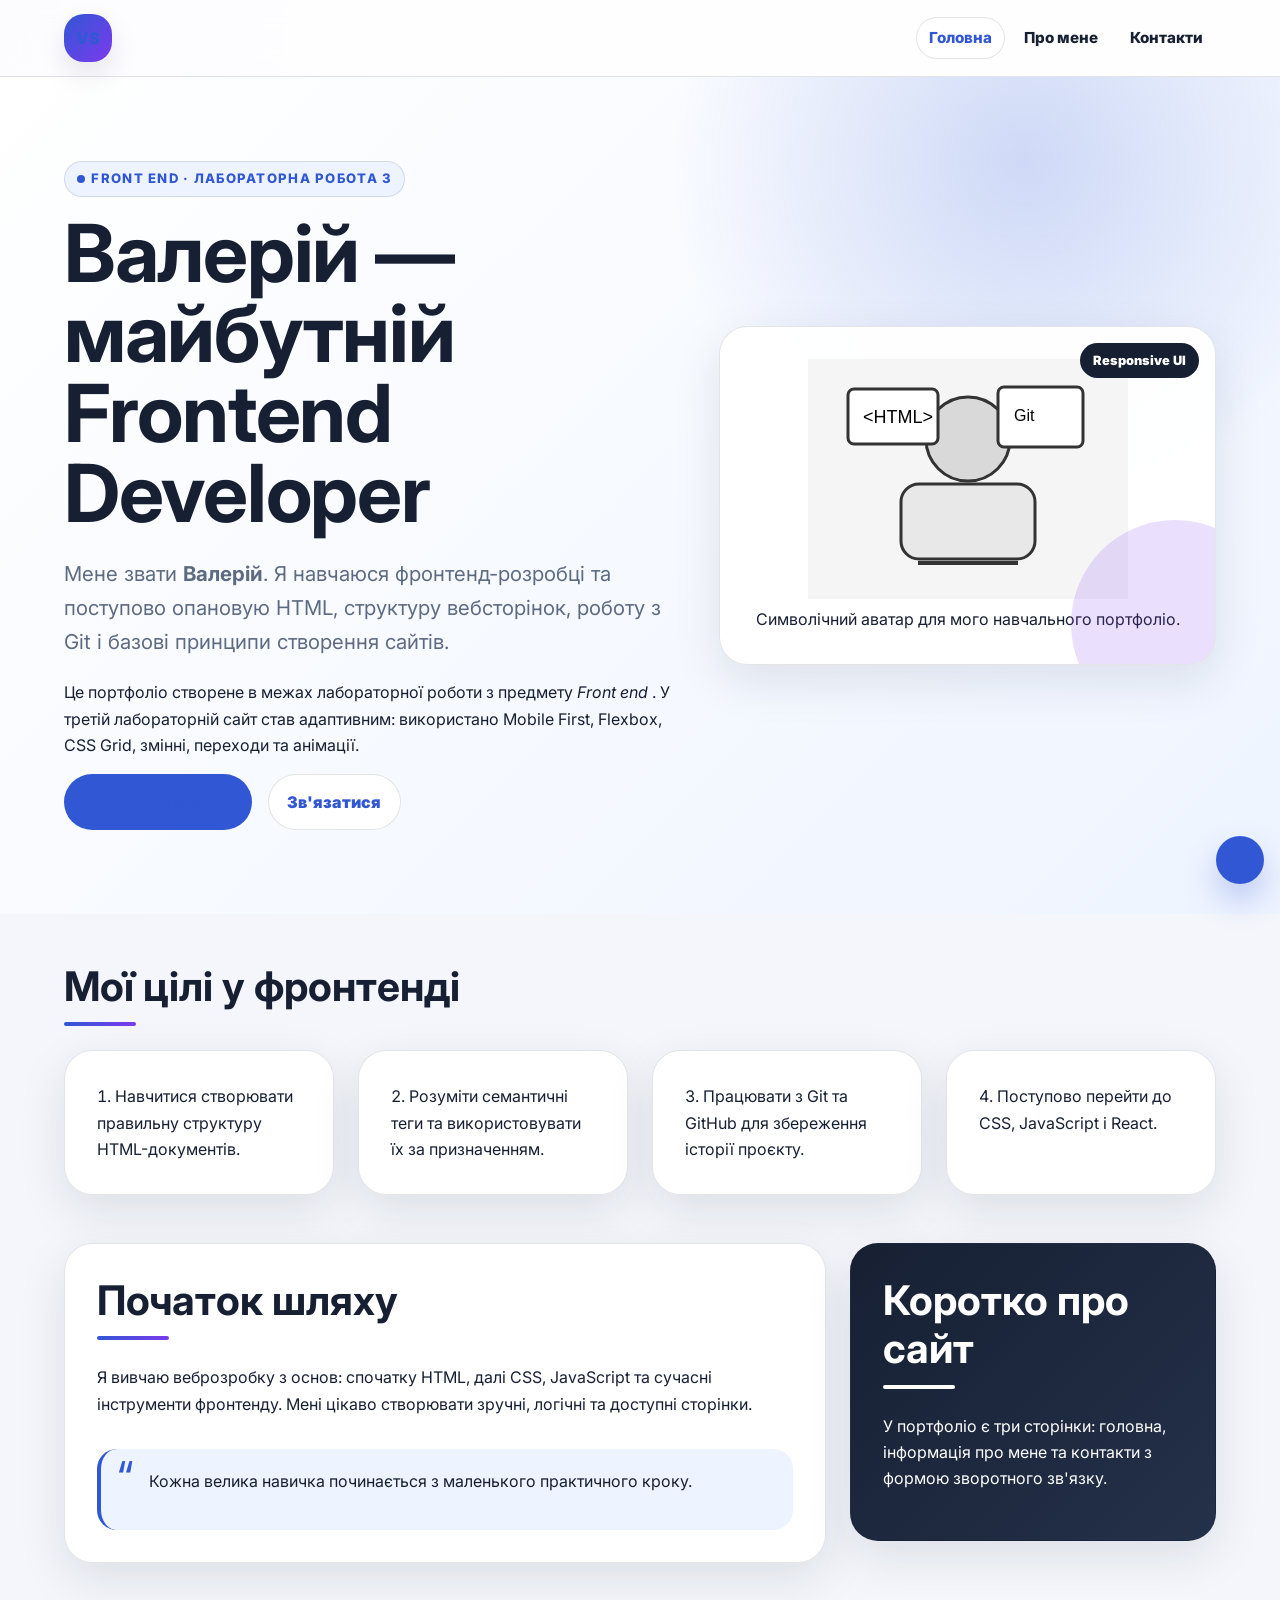
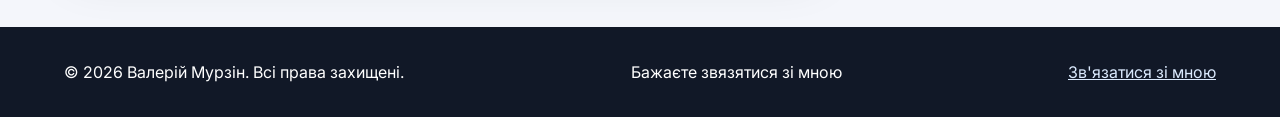
<file: index.html>
<!DOCTYPE html>
<html lang="uk">
<head>
    <meta charset="UTF-8">
    <meta name="viewport" content="width=device-width, initial-scale=1.0">
    <meta name="description" content="Головна сторінка.">
    <meta name="author" content="Валерій">
    <link rel="preconnect" href="https://fonts.googleapis.com">
    <link rel="preconnect" href="https://fonts.gstatic.com" crossorigin>
    <link href="https://fonts.googleapis.com/css2?family=Inter:wght@400;500;600;700;800&display=swap" rel="stylesheet">
    <link rel="stylesheet" href="styles.css">
    <title>Головна сторінка</title>
</head>
<body>
    <header class="site-header">
        <div class="container header-inner">
            <a class="logo" href="index.html" aria-label="На головну сторінку">VS</a>
            <nav class="main-nav" aria-label="Головна навігація">
                <ul class="nav-menu">
                    <li><span class="nav-link current">Головна</span></li>
                    <li><a class="nav-link" href="about.html">Про мене</a></li>
                    <li><a class="nav-link" href="contacts.html">Контакти</a></li>
                </ul>
            </nav>
        </div>
    </header>

    <main>
        <section id="hero" class="hero-section section-large">
            <div class="container hero-grid">
                <article class="hero-content">
                    <p class="eyebrow">Front end · Лабораторна робота 3</p>
                    <h1>Валерій — майбутній Frontend Developer</h1>
                    <p class="lead">
                        Мене звати <strong>Валерій</strong>. Я навчаюся фронтенд-розробці та поступово
                        опановую HTML, структуру вебсторінок, роботу з Git і базові принципи створення сайтів.
                    <p>
                        Це портфоліо створене в межах лабораторної роботи з предмету <em>Front end </em>.
                        У третій лабораторній сайт став адаптивним: використано Mobile First, Flexbox, CSS Grid, змінні, переходи та анімації.
                    </p>
                    <div class="hero-actions" aria-label="Основні дії">
                        <a class="button primary-button" href="about.html">Дізнатися більше</a>
                        <a class="button secondary-button" href="contacts.html">Зв'язатися</a>
                    </div>
                </article>

                <figure class="profile-card">
                    <span class="status-badge">Responsive UI</span>
                    <img src="images/avatar.svg" alt="Аватар майбутнього фронтенд-розробника" width="320" height="240">
                    <figcaption>Символічний аватар для мого навчального портфоліо.</figcaption>
                </figure>
            </div>
        </section>

        <section class="container content-section">
            <h2>Мої цілі у фронтенді</h2>
            <ol class="goal-list card-grid">
                <li class="info-card">Навчитися створювати правильну структуру HTML-документів.</li>
                <li class="info-card">Розуміти семантичні теги та використовувати їх за призначенням.</li>
                <li class="info-card">Працювати з Git та GitHub для збереження історії проєкту.</li>
                <li class="info-card">Поступово перейти до CSS, JavaScript і React.</li>
            </ol>
        </section>

        <section class="container content-section split-section">
            <article class="text-card">
                <h2>Початок шляху</h2>
                <p>
                    Я вивчаю веброзробку з основ: спочатку HTML, далі CSS, JavaScript та сучасні
                    інструменти фронтенду. Мені цікаво створювати зручні, логічні та доступні сторінки.
                </p>
                <blockquote>
                    <p>Кожна велика навичка починається з маленького практичного кроку.</p>
                </blockquote>
            </article>

            <aside class="aside-card">
                <h2>Коротко про сайт</h2>
                <p>У портфоліо є три сторінки: головна, інформація про мене та контакти з формою зворотного зв'язку.</p>
            </aside>
        </section>
    </main>

     <a class="back-to-top" href="#top" aria-label="Повернутися нагору">↑</a>

    <footer class="site-footer">
        <div class="container footer-inner">
            <p>&copy; 2026 Валерій Мурзін. Всі права захищені.</p>
            <p>Бажаєте звязятися зі мною </p>
            <p><a href="contacts.html">Зв'язатися зі мною</a></p>
        </div>
    </footer>
</body>
</html>
</file>
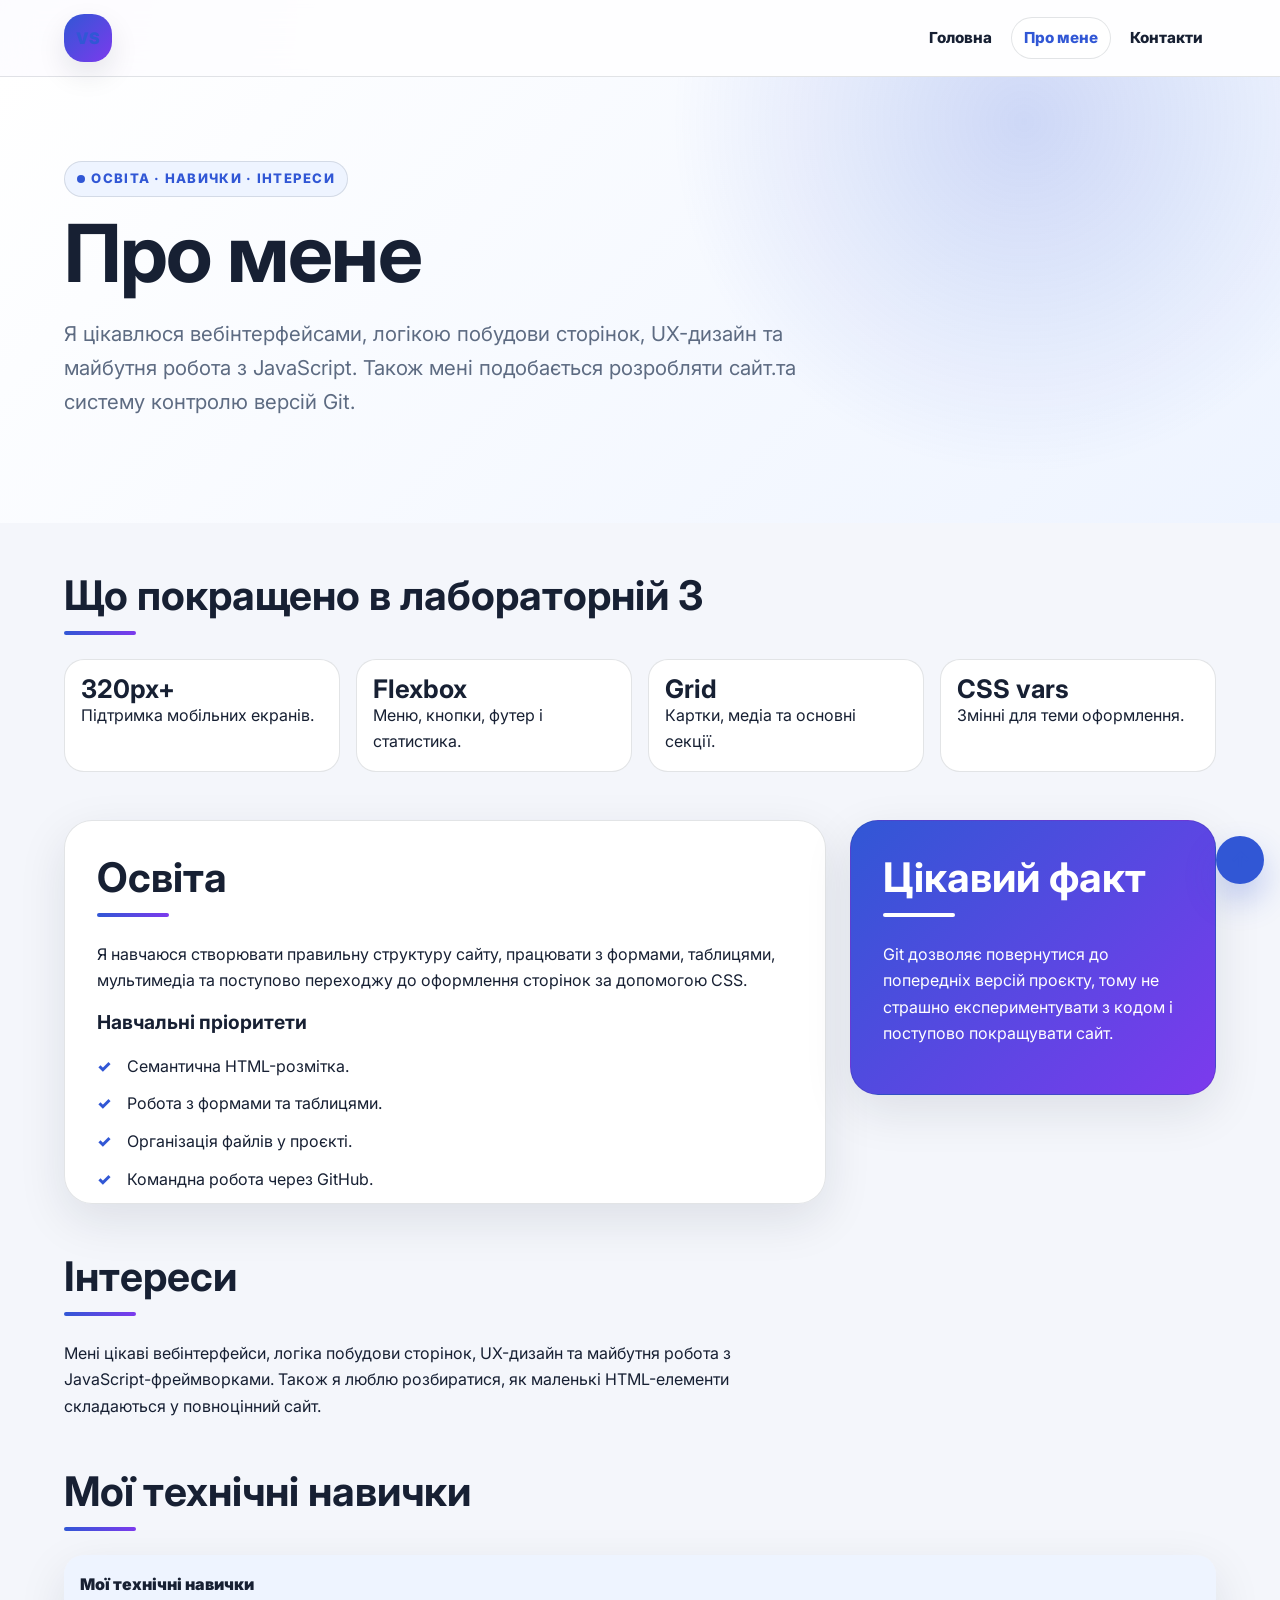
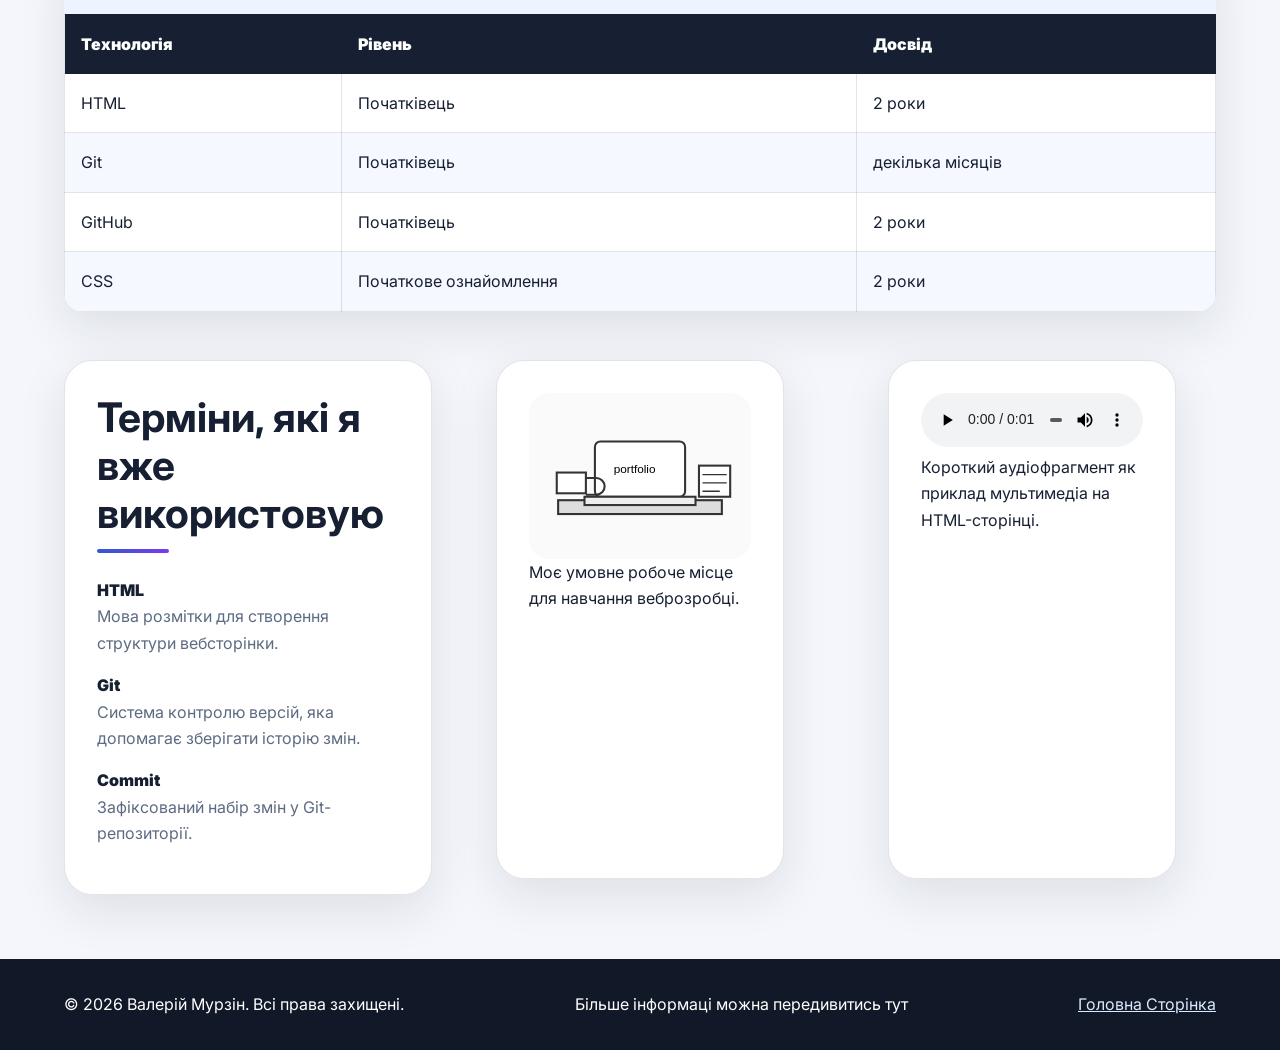
<file: about.html>
<!DOCTYPE html>
<html lang="uk">
<head>
    <meta charset="UTF-8">
    <meta name="viewport" content="width=device-width, initial-scale=1.0">
    <meta name="description" content="Сторінка про освіту.">
    <meta name="author" content="Валерій">
    <link rel="preconnect" href="https://fonts.googleapis.com">
    <link rel="preconnect" href="https://fonts.gstatic.com" crossorigin>
    <link href="https://fonts.googleapis.com/css2?family=Inter:wght@400;500;600;700;800&display=swap" rel="stylesheet">
    <link rel="stylesheet" href="styles.css">
    <title>Про мене</title>
</head>
<body>
    <header class="site-header">
        <div class="container header-inner">
            <a class="logo" href="index.html" aria-label="На головну сторінку">VS</a>
            <nav class="main-nav" aria-label="Головна навігація">
                <ul class="nav-menu">
                    <li><a class="nav-link" href="index.html">Головна</a></li>
                    <li><span class="nav-link current">Про мене</span></li>
                    <li><a class="nav-link" href="contacts.html">Контакти</a></li>
                </ul>
            </nav>
        </div>
    </header>

    <main>

        <section class="page-hero section-large">
            <div class="container">
                <p class="eyebrow">Освіта · навички · інтереси</p>
                <h1>Про мене</h1>
                <p class="lead narrow-text">
                    Я цікавлюся вебінтерфейсами, логікою побудови сторінок, UX-дизайн та майбутня робота
                з JavaScript. Також мені подобається розробляти сайт.та систему контролю версій Git.
                </p>
            </div>
        </section>

        <section class="container content-section">
            <h2>Що покращено в лабораторній 3</h2>

            <ul class="stats-list">
                <li>
                    <strong>320px+</strong>
                    Підтримка мобільних екранів.
                </li>
                <li>
                    <strong>Flexbox</strong>
                    Меню, кнопки, футер і статистика.
                </li>
                <li>
                    <strong>Grid</strong>
                    Картки, медіа та основні секції.
                </li>
                <li>
                    <strong>CSS vars</strong>
                    Змінні для теми оформлення.
                </li>
            </ul>
        </section>
        
        <section class="container content-section split-section">
            <article class="text-card scroll-box">
                    <h2>Освіта</h2>
                    <p>
                        Я навчаюся створювати правильну структуру сайту, працювати з формами, таблицями,
                        мультимедіа та поступово переходжу до оформлення сторінок за допомогою CSS.
                    </p>
                    <h3>Навчальні пріоритети</h3>
                    <ul class="check-list">
                        <li>Семантична HTML-розмітка.</li>
                        <li>Робота з формами та таблицями.</li>
                        <li>Організація файлів у проєкті.</li>
                        <li>Командна робота через GitHub.</li>
                    </ul>
            </article>

            <aside class="aside-card accent-card">
                    <h2>Цікавий факт</h2>
                    <p>
                        Git дозволяє повернутися до попередніх версій проєкту, тому не страшно експериментувати
                        з кодом і поступово покращувати сайт.
                    </p>
            </aside>
        </section>

        <section class="container content-section">
            <h2>Інтереси</h2>
            <p class="narrow-text">
                Мені цікаві вебінтерфейси, логіка побудови сторінок, UX-дизайн та майбутня робота
                з JavaScript-фреймворками. Також я люблю розбиратися, як маленькі HTML-елементи
                складаються у повноцінний сайт.
            </p>
        </section>

         <section class="container content-section">
            <h2>Мої технічні навички</h2>
            <div class="table-wrapper">
                <table class="skills-table">
                    <caption>Мої технічні навички</caption>
                    <thead>
                        <tr>
                            <th scope="col">Технологія</th>
                            <th scope="col">Рівень</th>
                            <th scope="col">Досвід</th>
                        </tr>
                    </thead>
                    <tbody>
                        <tr>
                            <td>HTML</td>
                            <td>Початківець</td>
                            <td>2 роки</td>
                        </tr>
                        <tr>
                            <td>Git</td>
                            <td>Початківець</td>
                            <td>декілька місяців</td>
                        </tr>
                        <tr>
                            <td>GitHub</td>
                            <td>Початківець</td>
                            <td>2 роки</td>
                        </tr>
                        <tr>
                            <td>CSS</td>
                            <td>Початкове ознайомлення</td>
                            <td>2 роки</td>
                        </tr>
                    </tbody>
                </table>
            </div>
        </section>

        
        <section class="container content-section media-grid">
            <article class="media-card">
                <h2>Терміни, які я вже використовую</h2>
                <dl class="term-list">
                    <dt>HTML</dt>
                    <dd>Мова розмітки для створення структури вебсторінки.</dd>
                    <dt>Git</dt>
                    <dd>Система контролю версій, яка допомагає зберігати історію змін.</dd>
                    <dt>Commit</dt>
                    <dd>Зафіксований набір змін у Git-репозиторії.</dd>
                </dl>
            </article>

            <figure class="media-card image-card">
                <img src="images/workspace.svg" alt="Робоче місце студента з ноутбуком" width="320" height="240">
                <figcaption>Моє умовне робоче місце для навчання веброзробці.</figcaption>
            </figure>

            <figure class="media-card audio-card">
                <audio controls>
                    <source src="audio/intro.wav" type="audio/wav">
                    Ваш браузер не підтримує аудіо.
                </audio>
                <figcaption>Короткий аудіофрагмент як приклад мультимедіа на HTML-сторінці.</figcaption>
            </figure>
        </section>
    </main>

    <a class="back-to-top" href="#top" aria-label="Повернутися нагору">↑</a>

    <footer class="site-footer">
        <div class="container footer-inner">
            <p>&copy; 2026 Валерій Мурзін. Всі права захищені.</p>
            <p> Більше інформаці можна передивитись тут </p>
            <p><a href="index.html">Головна Сторінка</a></p>
        </div>
    </footer>
</body>
</html>
</file>
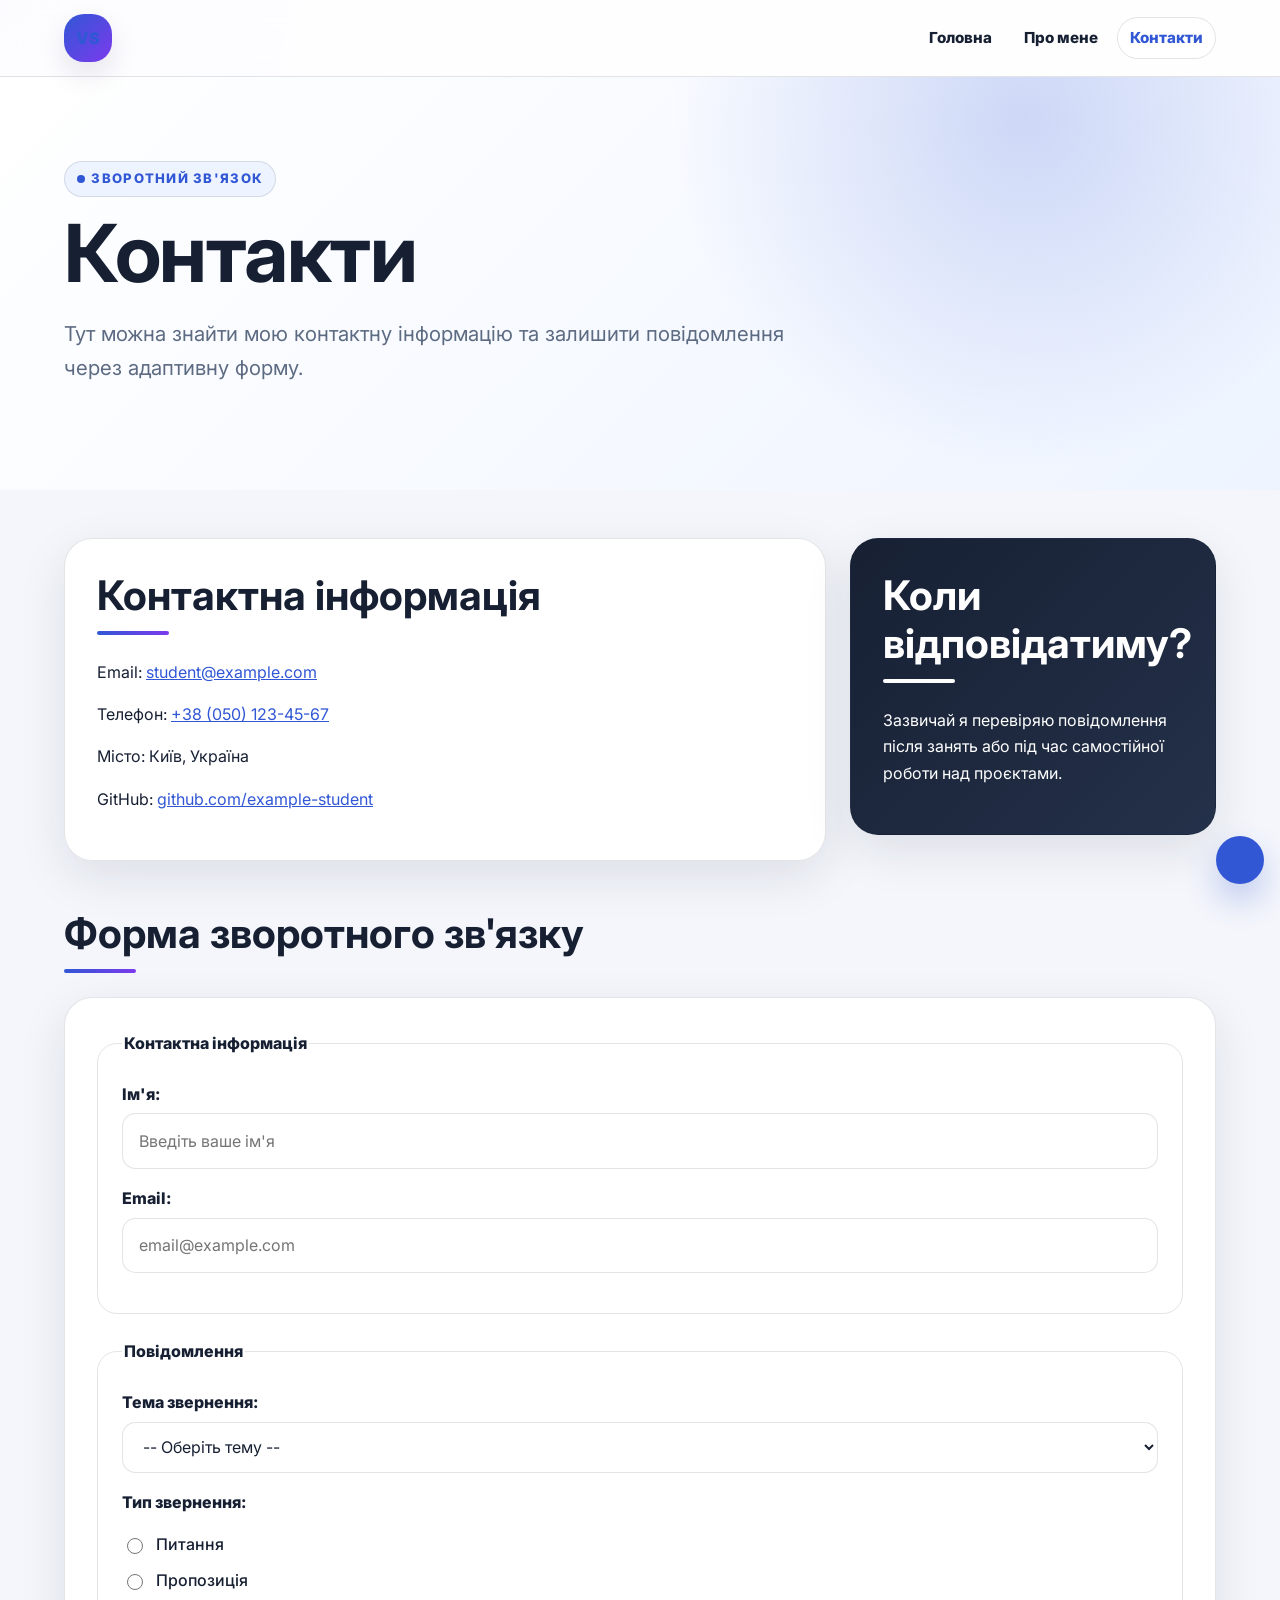
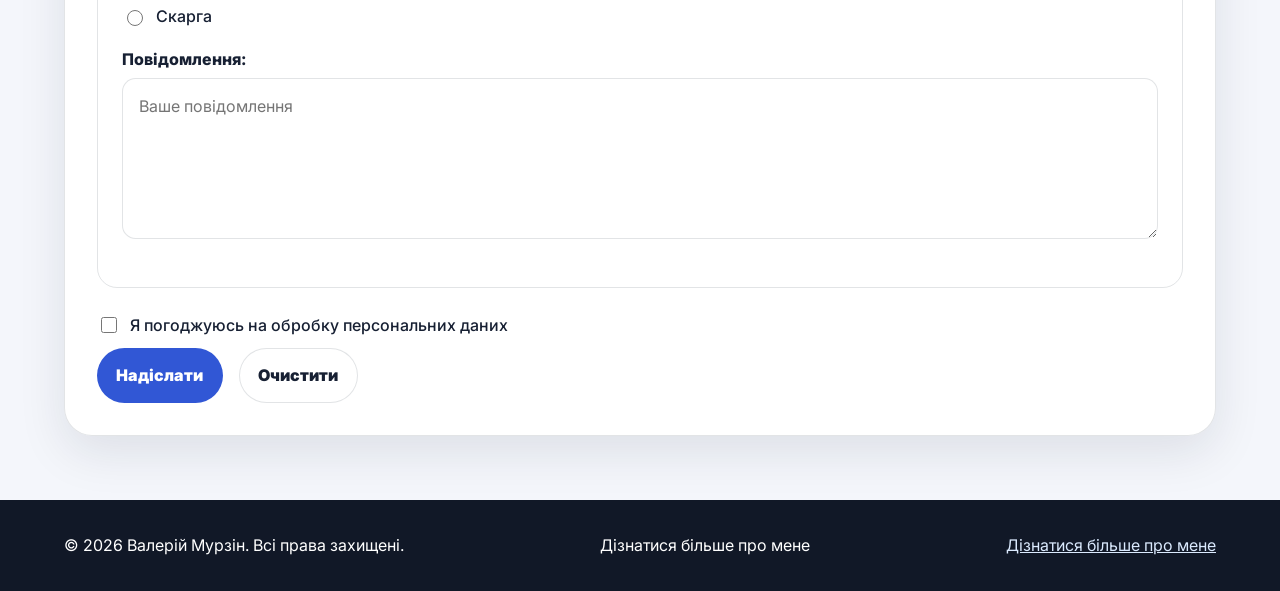
<file: contacts.html>
<!DOCTYPE html>
<html lang="uk">
<head>
    <meta charset="UTF-8">
    <meta name="viewport" content="width=device-width, initial-scale=1.0">
    <meta name="description" content="Контактна інформація.">
    <meta name="author" content="Валерій">
    <link rel="preconnect" href="https://fonts.googleapis.com">
    <link rel="preconnect" href="https://fonts.gstatic.com" crossorigin>
    <link href="https://fonts.googleapis.com/css2?family=Inter:wght@400;500;600;700;800&display=swap" rel="stylesheet">
    <link rel="stylesheet" href="styles.css">
    <title>Контакти</title>
</head>
<body>
    <header class="site-header">
        <div class="container header-inner">
            <a class="logo" href="index.html" aria-label="На головну сторінку">VS</a>
            <nav class="main-nav" aria-label="Головна навігація">
                <ul class="nav-menu">
                    <li><a class="nav-link" href="index.html">Головна</a></li>
                    <li><a class="nav-link" href="about.html">Про мене</a></li>
                    <li><span class="nav-link current">Контакти</span></li>
                </ul>
            </nav>
        </div>
    </header>

    <main>
        <section class="page-hero section-large">
            <div class="container">
                <p class="eyebrow">Зворотний зв'язок</p>
                <h1>Контакти</h1>
                <p class="lead narrow-text">Тут можна знайти мою контактну інформацію та залишити повідомлення через адаптивну форму.</p>
            </div>
        </section>

        <section class="container content-section contact-layout">
            <article class="contact-card">
                <h2>Контактна інформація</h2>
                <address>
                    <p>Email: <a href="mailto:student@example.com">student@example.com</a></p>
                    <p>Телефон: <a href="tel:+380501234567">+38 (050) 123-45-67</a></p>
                    <p>Місто: Київ, Україна</p>
                    <p>GitHub: <a href="https://github.com/ValeriKamin">github.com/example-student</a></p>
                </address>
            </article>

            <aside class="aside-card">
                <h2>Коли відповідатиму?</h2>
                <p>Зазвичай я перевіряю повідомлення після занять або під час самостійної роботи над проєктами.</p>
            </aside>
        </section>

       <section class="container content-section">
            <h2>Форма зворотного зв'язку</h2>
            <form class="contact-form" action="#" method="post">
                <fieldset>
                    <legend>Контактна інформація</legend>

                    <div class="form-group">
                        <label for="name">Ім'я:</label>
                        <input type="text" id="name" name="name" placeholder="Введіть ваше ім'я" required>
                    </div>

                    <div class="form-group">
                        <label for="email">Email:</label>
                        <input type="email" id="email" name="email" placeholder="email@example.com" required>
                    </div>
                </fieldset>

                <fieldset>
                    <legend>Повідомлення</legend>

                    <div class="form-group">
                        <label for="subject">Тема звернення:</label>
                        <select id="subject" name="subject" required>
                            <option value="">-- Оберіть тему --</option>
                            <option value="general">Загальне питання</option>
                            <option value="cooperation">Співпраця</option>
                            <option value="feedback">Відгук</option>
                        </select>
                    </div>

                    <div class="form-group">
                        <p class="form-label">Тип звернення:</p>
                        <label class="choice-label">
                            <input type="radio" name="type" value="question" required>
                            Питання
                        </label>
                        <label class="choice-label">
                            <input type="radio" name="type" value="suggestion">
                            Пропозиція
                        </label>
                        <label class="choice-label">
                            <input type="radio" name="type" value="complaint">
                            Скарга
                        </label>
                    </div>

                    <div class="form-group">
                        <label for="message">Повідомлення:</label>
                        <textarea id="message" name="message" rows="5" placeholder="Ваше повідомлення" required></textarea>
                    </div>
                </fieldset>

                <label class="consent-label">
                    <input type="checkbox" name="consent" required>
                    Я погоджуюсь на обробку персональних даних
                </label>

                <div class="form-actions">
                    <button type="submit">Надіслати</button>
                    <button type="reset" class="button-muted">Очистити</button>
                </div>
            </form>
        </section>
    </main>

     <a class="back-to-top" href="#top" aria-label="Повернутися нагору">↑</a>

    <footer class="site-footer">
        <div class="container footer-inner">
            <p>&copy; 2026 Валерій Мурзін. Всі права захищені.</p>
            <p> Дізнатися більше про мене</p>
            <p><a href="about.html">Дізнатися більше про мене</a></p>
        </div>
    </footer>
</body>
</html>
</file>
<file: styles.css>
:root {
    --font-main: 'Inter', Arial, sans-serif;
    --color-bg: hsl(222, 44%, 97%);
    --color-surface: #ffffff;
    --color-surface-soft: #eef4ff;
    --color-text: #172033;
    --color-muted: #5d6b82;
    --color-primary: #3157d5;
    --color-primary-dark: #2447b8;
    --color-secondary: #7c3aed;
    --color-border: rgba(23, 32, 51, 0.12);
    --color-shadow: rgba(23, 32, 51, 0.1);
    --radius-sm: 0.85rem;
    --radius-md: 1.25rem;
    --radius-lg: 1.75rem;
    --radius-full: 999px;
    --space-xs: 0.5rem;
    --space-sm: 0.75rem;
    --space-md: 1rem;
    --space-lg: 1.5rem;
    --space-xl: 2rem;
    --space-2xl: 3rem;
    --container: 72rem;
    --transition: 0.22s ease;
}

@media (prefers-color-scheme: dark) {
    :root {
        --color-bg: hsl(224, 34%, 10%);
        --color-surface: #151d2e;
        --color-surface-soft: #1d2940;
        --color-text: #eef4ff;
        --color-muted: #b8c4d9;
        --color-border: rgba(238, 244, 255, 0.14);
        --color-shadow: rgba(0, 0, 0, 0.34);
    }
}

/* ===== Reset та загальні стилі ===== */
*,
*::before,
*::after {
    box-sizing: border-box;
}

html {
    scroll-behavior: smooth;
}

body {
    min-width: 20rem;
    margin: 0;
    padding: 0;
    font-family: var(--font-main);
    font-size: 1rem;
    line-height: 1.65;
    color: var(--color-text);
    background:
        radial-gradient(circle at top left, rgba(124, 58, 237, 0.12), transparent 26rem),
        var(--color-bg);
}

img,
audio,
video {
    max-width: 100%;
}

img {
    height: auto;
}

h1,
h2,
h3,
p,
figure {
    margin-top: 0;
}

h1 {
    max-width: 54rem;
    margin-bottom: var(--space-lg);
    font-size: clamp(2.25rem, 9vw, 5rem);
    line-height: 1;
    letter-spacing: -0.08rem;
}

h2 {
    position: relative;
    margin-bottom: var(--space-lg);
    font-size: clamp(1.45rem, 6vw, 2.55rem);
    line-height: 1.18;
}

h2::after {
    content: "";
    display: block;
    width: 4.5rem;
    height: 0.25rem;
    margin-top: var(--space-sm);
    border-radius: var(--radius-full);
    background: linear-gradient(90deg, var(--color-primary), var(--color-secondary));
}

h3 {
    font-size: 1.2rem;
    line-height: 1.25;
}

a:link {
    color: var(--color-primary);
}

a:visited {
    color: var(--color-secondary);
}

a:hover {
    color: var(--color-primary-dark);
}

a:active {
    color: hsl(12, 92%, 48%);
}

a:focus-visible,
button:focus-visible,
input:focus-visible,
select:focus-visible,
textarea:focus-visible {
    outline: 0.2rem solid rgba(49, 87, 213, 0.32);
    outline-offset: 0.18rem;
}

.container {
    width: min(var(--container), calc(100% - 2rem));
    margin-inline: auto;
}

.section-large {
    padding: 3.5rem 0;
}

.content-section {
    margin-block: 3rem;
}

.narrow-text {
    max-width: 46rem;
}

.lead {
    font-size: clamp(1.05rem, 3.2vw, 1.28rem);
    color: var(--color-muted);
}

.eyebrow {
    display: inline-flex;
    align-items: center;
    gap: 0.4rem;
    margin-bottom: var(--space-md);
    padding: 0.4rem 0.75rem;
    border: 0.0625rem solid var(--color-border);
    border-radius: var(--radius-full);
    color: var(--color-primary);
    background: var(--color-surface-soft);
    font-size: 0.82rem;
    font-weight: 800;
    letter-spacing: 0.08rem;
    text-transform: uppercase;
}

.eyebrow::before {
    content: "";
    width: 0.5rem;
    height: 0.5rem;
    border-radius: 50%;
    background: var(--color-primary);
}

/* ===== Хедер та Flexbox-навігація ===== */
.site-header {
    position: sticky;
    top: 0;
    z-index: 30;
    border-bottom: 0.0625rem solid var(--color-border);
    background: color-mix(in srgb, var(--color-surface) 88%, transparent);
    backdrop-filter: blur(1rem);
}

.header-inner {
    display: flex;
    align-items: center;
    justify-content: space-between;
    gap: var(--space-md);
    min-height: 4.75rem;
    padding-block: var(--space-sm);
}

.logo {
    display: inline-grid;
    place-items: center;
    flex: 0 0 auto;
    width: 3rem;
    height: 3rem;
    border-radius: var(--radius-md);
    color: #ffffff;
    background: linear-gradient(135deg, var(--color-primary), var(--color-secondary));
    font-weight: 900;
    text-decoration: none;
    box-shadow: 0 0.75rem 1.8rem var(--color-shadow);
    transition: transform var(--transition), box-shadow var(--transition);
}

.logo:visited,
.logo:hover,
.logo:active {
    color: #ffffff;
}

.logo:hover {
    transform: translateY(-0.12rem) rotate(-2deg);
    box-shadow: 0 1.1rem 2.2rem var(--color-shadow);
}

.nav-menu {
    display: flex;
    flex-wrap: wrap;
    justify-content: flex-end;
    gap: 0.4rem;
    margin: 0;
    padding: 0;
    list-style: none;
}

.nav-menu > li {
    display: inline-flex;
}

nav ul li a {
    text-decoration: none;
}

.nav-link {
    display: inline-flex;
    align-items: center;
    min-height: 2.6rem;
    padding: 0.55rem 0.8rem;
    border-radius: var(--radius-full);
    color: var(--color-text);
    font-size: 0.95rem;
    font-weight: 800;
    text-decoration: none;
    transition: background var(--transition), color var(--transition), transform var(--transition);
}

.nav-link:link,
.nav-link:visited {
    color: var(--color-text);
}

.nav-link:hover,
.nav-link:focus-visible {
    color: #ffffff;
    background: var(--color-primary);
    transform: translateY(-0.1rem);
}

.nav-link:active {
    background: var(--color-primary-dark);
    transform: translateY(0);
}

.current {
    color: var(--color-primary);
    background: #ffffff;
    box-shadow: inset 0 0 0 0.0625rem var(--color-border);
}

.current:hover,
.current:focus-visible {
    color: #ffffff;
    background: var(--color-primary);
}

.hero-section,
.page-hero {
    overflow: hidden;
    background:
        radial-gradient(circle at 80% 10%, rgba(49, 87, 213, 0.2), transparent 22rem),
        linear-gradient(135deg, var(--color-surface) 0%, var(--color-surface-soft) 100%);
}

.hero-grid,
.split-section,
.contact-layout,
.media-grid,
.project-grid,
.card-grid {
    display: grid;
    gap: var(--space-lg);
}

.hero-grid {
    align-items: center;
}

.hero-content {
    animation: fade-up 0.7s ease both;
}

.hero-actions,
.form-actions,
.footer-inner,
.stats-list {
    display: flex;
    flex-wrap: wrap;
    gap: var(--space-md);
}

.button,
button {
    display: inline-flex;
    align-items: center;
    justify-content: center;
    min-height: 2.9rem;
    padding: 0.85rem 1.15rem;
    border: 0.0625rem solid transparent;
    border-radius: var(--radius-full);
    font: inherit;
    font-weight: 900;
    text-decoration: none;
    cursor: pointer;
    transition: transform var(--transition), background var(--transition), color var(--transition), border-color var(--transition);
}

.primary-button,
button[type="submit"] {
    color: #ffffff;
    background: var(--color-primary);
}

.primary-button:visited,
.primary-button:hover,
button[type="submit"]:hover {
    color: #ffffff;
    background: var(--color-primary-dark);
    transform: translateY(-0.15rem);
}

.secondary-button,
.button-muted,
button[type="reset"] {
    color: var(--color-text);
    background: var(--color-surface);
    border-color: var(--color-border);
}

.secondary-button:visited,
.secondary-button:hover,
button[type="reset"]:hover {
    color: var(--color-text);
    background: var(--color-surface-soft);
}

/* ===== Картки, анімації та позиціонування ===== */
.profile-card,
.info-card,
.text-card,
.aside-card,
.media-card,
.contact-card,
.contact-form,
.project-card,
.theme-card {
    border: 0.0625rem solid var(--color-border);
    border-radius: var(--radius-lg);
    background: color-mix(in srgb, var(--color-surface) 94%, transparent);
    box-shadow: 0 1rem 3rem var(--color-shadow);
}

.profile-card {
    position: relative;
    margin: 0;
    padding: var(--space-xl);
    text-align: center;
    overflow: hidden;
    animation: float-card 4s ease-in-out infinite;
}

.profile-card::before {
    content: "";
    position: absolute;
    right: -4rem;
    bottom: -4rem;
    width: 13rem;
    height: 13rem;
    border-radius: 50%;
    background: var(--color-secondary);
    opacity: 0.16;
}

.status-badge {
    position: absolute;
    top: 1rem;
    right: 1rem;
    z-index: 2;
    padding: 0.45rem 0.8rem;
    border-radius: var(--radius-full);
    color: #ffffff;
    background: var(--color-text);
    font-size: 0.8rem;
    font-weight: 900;
}

.card-grid {
    padding-left: 0;
    list-style-position: inside;
}

.info-card,
.text-card,
.aside-card,
.media-card,
.contact-card,
.contact-form,
.project-card,
.theme-card {
    padding: var(--space-lg);
}

.info-card,
.project-card,
.media-card {
    transition: transform var(--transition), box-shadow var(--transition), border-color var(--transition);
}

.info-card:hover,
.project-card:hover,
.media-card:hover {
    border-color: color-mix(in srgb, var(--color-primary) 42%, var(--color-border));
    transform: translateY(-0.25rem);
    box-shadow: 0 1.35rem 3.5rem var(--color-shadow);
}

.aside-card {
    align-self: start;
    color: #ffffff;
    background: linear-gradient(135deg, #172033, #24314a);
}

.aside-card h2::after {
    background: #ffffff;
}

.accent-card {
    background: linear-gradient(135deg, var(--color-primary), var(--color-secondary));
}

.project-card {
    position: relative;
    overflow: hidden;
}

.project-card::after {
    content: "";
    position: absolute;
    inset: auto -2.5rem -2.5rem auto;
    width: 8rem;
    height: 8rem;
    border-radius: 50%;
    background: var(--color-primary);
    opacity: 0.1;
}

.project-tag {
    display: inline-flex;
    margin-bottom: var(--space-sm);
    padding: 0.25rem 0.65rem;
    border-radius: var(--radius-full);
    color: var(--color-primary);
    background: var(--color-surface-soft);
    font-size: 0.82rem;
    font-weight: 800;
}

blockquote {
    position: relative;
    margin: var(--space-xl) 0 0;
    padding: 1.2rem 1.3rem 1.2rem 3rem;
    border-left: 0.25rem solid var(--color-primary);
    border-radius: var(--radius-md);
    background: var(--color-surface-soft);
}

blockquote::before {
    content: "“";
    position: absolute;
    top: 0.35rem;
    left: 1rem;
    color: var(--color-primary);
    font-size: 3rem;
    line-height: 1;
}


.check-list {
    padding-left: 0;
    list-style: none;
}

.check-list li {
    position: relative;
    margin-bottom: 0.7rem;
    padding-left: 1.9rem;
}

.check-list li::before {
    content: "✓";
    position: absolute;
    left: 0;
    color: var(--color-primary);
    font-weight: 900;
}

.scroll-box {
    max-height: 24rem;
    overflow-y: auto;
}

.image-card {
    overflow: hidden;
}

.image-card img {
    display: block;
    width: 100%;
    border-radius: var(--radius-md);
}

.term-list dt {
    font-weight: 900;
    color: var(--color-text);
}

.term-list dd {
    margin: 0 0 var(--space-md);
    color: var(--color-muted);
}

.stats-list {
    padding-left: 0;
    list-style: none;
}

.stats-list li {
    flex: 1 1 8rem;
    padding: var(--space-md);
    border: 0.0625rem solid var(--color-border);
    border-radius: var(--radius-md);
    background: var(--color-surface);
}

.stats-list strong {
    display: block;
    font-size: 1.6rem;
    line-height: 1;
}

.theme-card {
    --color-surface: #121a2a;
    --color-surface-soft: #1e2a44;
    --color-text: #eef4ff;
    --color-muted: #c2cce0;
    --color-border: rgba(238, 244, 255, 0.18);
    color: var(--color-text);
    background: var(--color-surface);
}


.table-wrapper {
    width: 100%;
    overflow-x: auto;
    border-radius: var(--radius-md);
    box-shadow: 0 1rem 3rem var(--color-shadow);
}

.skills-table {
    width: 100%;
    min-width: 42rem;
    border-collapse: collapse;
    background: var(--color-surface);
}

.skills-table caption {
    padding: var(--space-md);
    font-weight: 900;
    text-align: left;
    background: var(--color-surface-soft);
}

.skills-table th,
.skills-table td {
    padding: var(--space-md);
    border: 0.0625rem solid var(--color-border);
    text-align: left;
}

.skills-table th {
    color: #ffffff;
    background: #172033;
    font-weight: 900;
}

.skills-table tbody tr:nth-child(even) {
    background: color-mix(in srgb, var(--color-surface-soft) 60%, transparent);
}

.skills-table tbody tr:hover {
    background: rgb(235, 240, 255);
}


address {
    font-style: normal;
}

fieldset {
    margin: 0 0 var(--space-lg);
    padding: var(--space-lg);
    border: 0.0625rem solid var(--color-border);
    border-radius: var(--radius-md);
}

legend,
.form-label,
label {
    font-weight: 800;
}

.form-group {
    margin-bottom: var(--space-md);
}

input[type="text"],
input[type="email"],
textarea,
select {
    width: 100%;
    margin-top: 0.4rem;
    padding: 0.85rem 1rem;
    border: 0.0625rem solid var(--color-border);
    border-radius: var(--radius-sm);
    color: var(--color-text);
    background: var(--color-surface);
    font: inherit;
    transition: border-color var(--transition), box-shadow var(--transition), background var(--transition);
}

input[type="text"]:focus,
input[type="email"]:focus,
textarea:focus,
select:focus {
    border-color: var(--color-primary);
    box-shadow: 0 0 0 0.25rem rgba(49, 87, 213, 0.14);
}

input[type="radio"],
input[type="checkbox"] {
    width: 1rem;
    height: 1rem;
    accent-color: var(--color-primary);
}

.choice-label,
.consent-label {
    display: flex;
    align-items: center;
    gap: 0.6rem;
    margin-bottom: 0.6rem;
    font-weight: 500;
}

textarea {
    resize: vertical;
}


.site-footer {
    margin-top: 4rem;
    padding: var(--space-xl) 0;
    color: #ffffff;
    background: #111827;
}

.footer-inner {
    align-items: center;
    justify-content: space-between;
}

.site-footer p {
    margin-bottom: 0;
}

.site-footer a:link,
.site-footer a:visited {
    color: #dbeafe;
}

.back-to-top {
    position: fixed;
    right: 1rem;
    bottom: 1rem;
    z-index: 20;
    display: inline-grid;
    place-items: center;
    width: 3rem;
    height: 3rem;
    border-radius: 50%;
    color: #ffffff;
    background: var(--color-primary);
    font-size: 1.35rem;
    font-weight: 900;
    text-decoration: none;
    box-shadow: 0 1rem 2rem rgba(49, 87, 213, 0.28);
    transition: transform var(--transition), background var(--transition);
}

.back-to-top:visited,
.back-to-top:hover,
.back-to-top:active {
    color: #ffffff;
}

.back-to-top:hover {
    background: var(--color-primary-dark);
    transform: translateY(-0.2rem);
}


@keyframes fade-up {
    from {
        opacity: 0;
        transform: translateY(1.2rem);
    }
    to {
        opacity: 1;
        transform: translateY(0);
    }
}

@keyframes float-card {
    0%,
    100% {
        transform: translateY(0);
    }
    50% {
        transform: translateY(-0.45rem);
    }
}

@media (prefers-reduced-motion: reduce) {
    *,
    *::before,
    *::after {
        scroll-behavior: auto;
        animation-duration: 0.01ms;
        animation-iteration-count: 1;
        transition-duration: 0.01ms;
    }
}


@media (max-width: 23rem) {
    .container {
        width: min(var(--container), calc(100% - 1rem));
    }

    .header-inner {
        align-items: flex-start;
        flex-direction: column;
    }

    .nav-menu {
        justify-content: flex-start;
    }

    .nav-link {
        padding-inline: 0.68rem;
        font-size: 0.88rem;
    }
}

@media (min-width: 40rem) {
    .card-grid {
        grid-template-columns: repeat(2, minmax(0, 1fr));
    }

    .media-grid,
    .project-grid {
        grid-template-columns: repeat(2, minmax(0, 1fr));
    }
}

@media (min-width: 56rem) {
    .section-large {
        padding: 5.25rem 0;
    }

    .hero-grid {
        grid-template-columns: minmax(0, 1.1fr) minmax(20rem, 0.9fr);
        gap: var(--space-2xl);
    }

    .split-section,
    .contact-layout {
        grid-template-columns: minmax(0, 1fr) minmax(18rem, 0.48fr);
    }

    .card-grid {
        grid-template-columns: repeat(4, minmax(0, 1fr));
    }

    .media-grid,
    .project-grid {
        grid-template-columns: repeat(3, minmax(0, 1fr));
    }

    .info-card,
    .text-card,
    .aside-card,
    .media-card,
    .contact-card,
    .contact-form,
    .project-card,
    .theme-card {
        padding: var(--space-xl);
    }
}

@media (min-width: 90rem) {
    :root {
        --container: 78rem;
    }

    body {
        font-size: 1.0625rem;
    }
}
</file>
